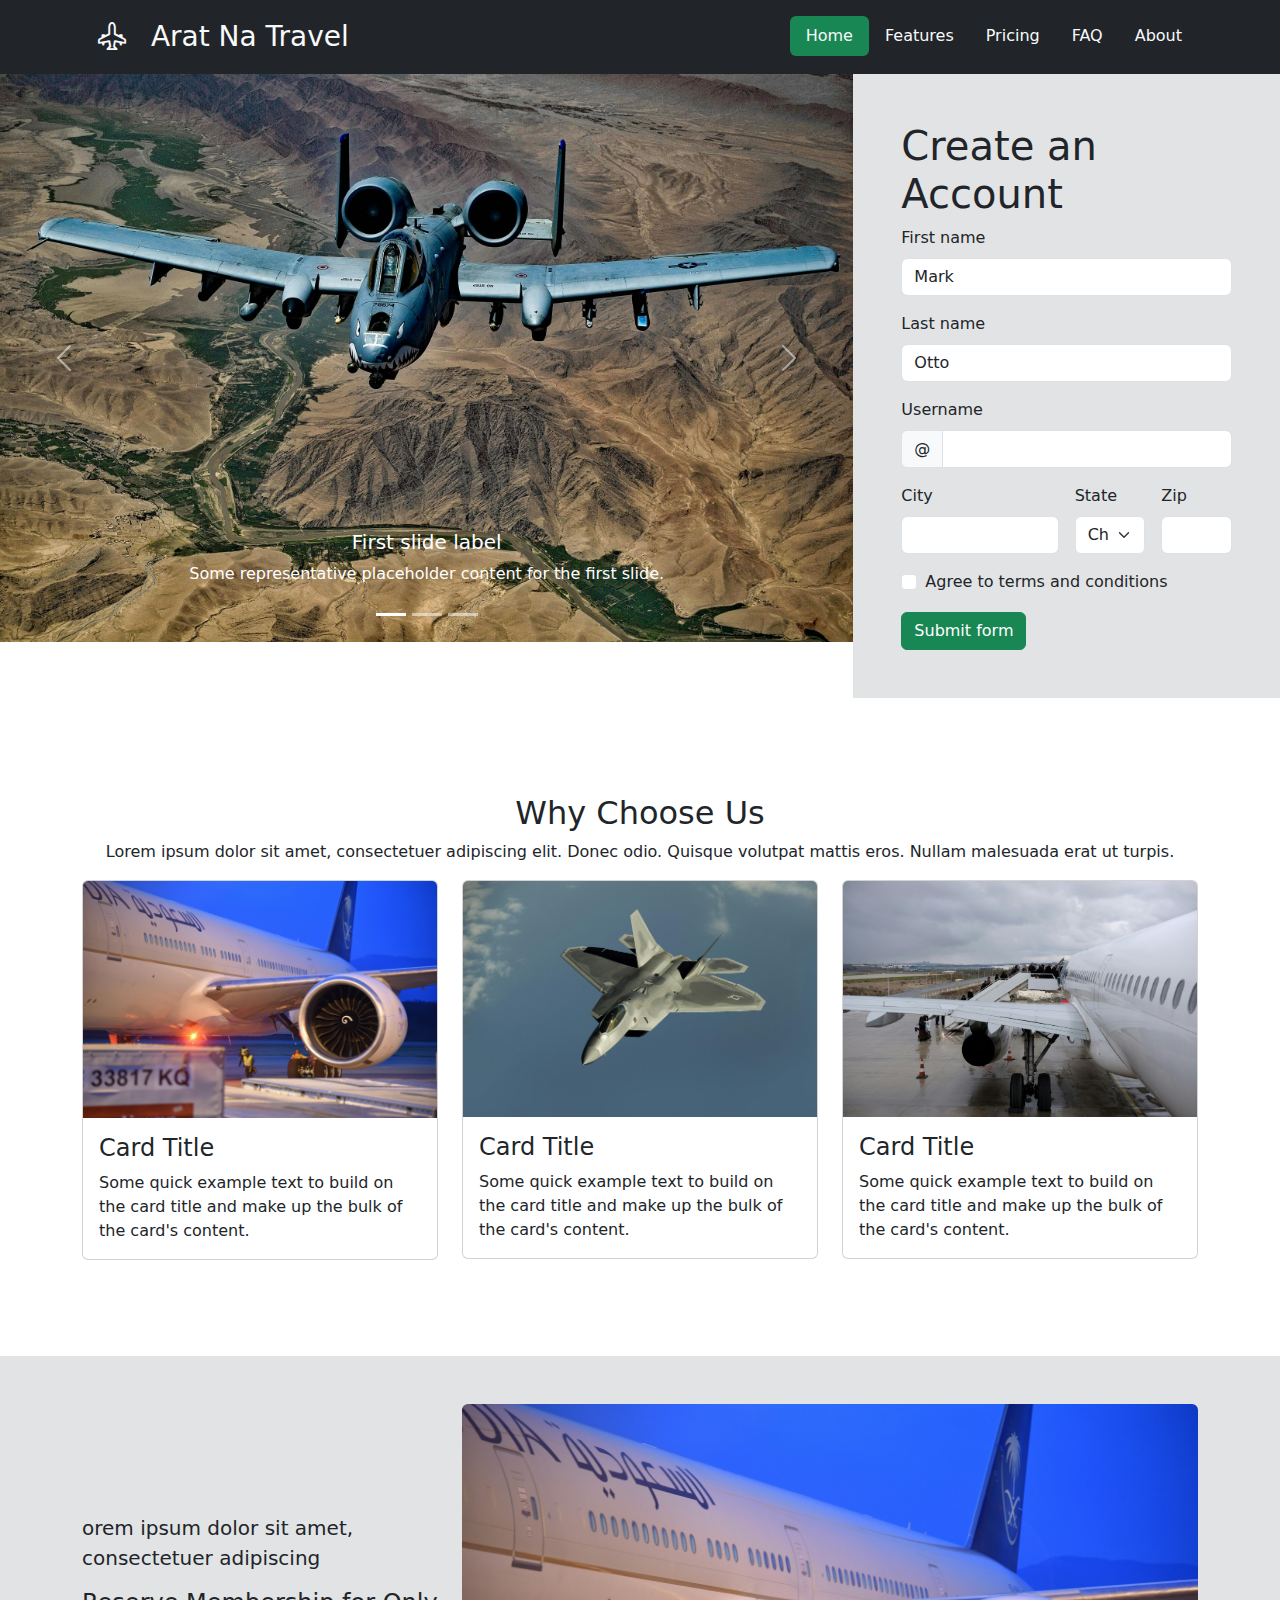
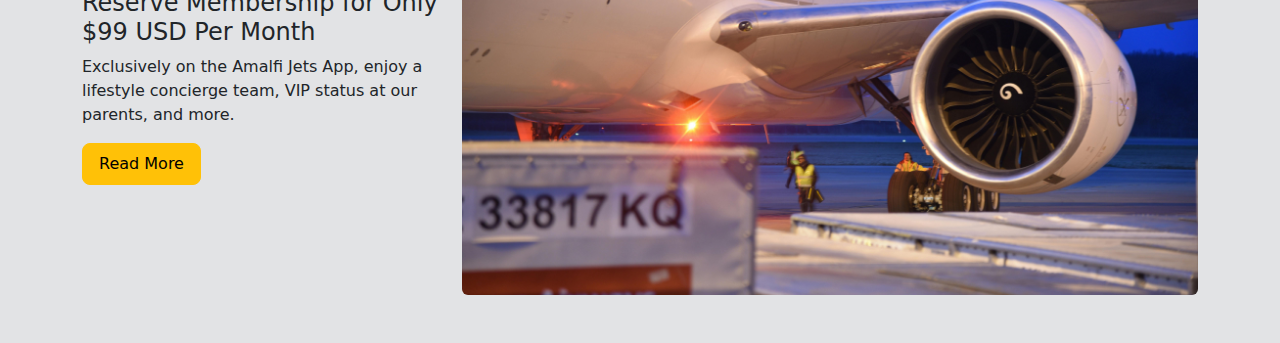
<file: awedes-prelim-lab/index.html>
<!doctype html>
<html lang="en">
  <head>
    <meta charset="utf-8">
    <meta name="viewport" content="width=device-width, initial-scale=1">
    <title>Arat Na Travel</title>
    <link href="https://cdn.jsdelivr.net/npm/bootstrap@5.3.3/dist/css/bootstrap.min.css" rel="stylesheet">
    <link rel="stylesheet" href="https://cdn.jsdelivr.net/npm/bootstrap-icons@1.11.3/font/bootstrap-icons.min.css">
  </head>
  <body>
    <section class="bg-dark p-3">
        <div class="container d-flex justify-content-between">
        <a href="#" class="link-light text-decoration-none fs-3">
            <i class="bi bi-airplane-engines p-3"></i> Arat Na Travel
        </a>

        <ul class="nav nav-pills">
            <li class="nav-item">
              <a class="nav-link link-light active text-bg-success" aria-current="page" href="#">Home</a>
            </li>
            <li class="nav-item">
              <a class="nav-link link-light" href="#">Features</a>
            </li>
            <li class="nav-item">
              <a class="nav-link link-light" href="#">Pricing</a>
            </li>
            <li class="nav-item">
                <a class="nav-link link-light" href="#">FAQ</a>
            </li>
            <li class="nav-item">
                <a class="nav-link link-light" href="#">About</a>
            </li>
        
          </ul>
        </div>
    </section>

    <section class="hero">
        <div class="container-fluid p-0">
            <div class="row g-0">
                <div class="col-8">
                    <div id="carouselExampleCaptions" class="carousel slide">
                        <div class="carousel-indicators">
                          <button type="button" data-bs-target="#carouselExampleCaptions" data-bs-slide-to="0" class="active" aria-current="true" aria-label="Slide 1"></button>
                          <button type="button" data-bs-target="#carouselExampleCaptions" data-bs-slide-to="1" aria-label="Slide 2"></button>
                          <button type="button" data-bs-target="#carouselExampleCaptions" data-bs-slide-to="2" aria-label="Slide 3"></button>
                        </div>
                        <div class="carousel-inner">
                          <div class="carousel-item active">
                            <img src="images/img1.jpg" class="d-block w-100" alt="...">
                            <div class="carousel-caption d-none d-md-block">
                              <h5>First slide label</h5>
                              <p>Some representative placeholder content for the first slide.</p>
                            </div>
                          </div>
                          <div class="carousel-item">
                            <img src="images/img2.jpg" class="d-block w-100" alt="...">
                            <div class="carousel-caption d-none d-md-block">
                              <h5>Second slide label</h5>
                              <p>Some representative placeholder content for the second slide.</p>
                            </div>
                          </div>
                          <div class="carousel-item">
                            <img src="images/img3.jpg" class="d-block w-100" alt="...">
                            <div class="carousel-caption d-none d-md-block">
                              <h5>Third slide label</h5>
                              <p>Some representative placeholder content for the third slide.</p>
                            </div>
                          </div>
                        </div>
                        <button class="carousel-control-prev" type="button" data-bs-target="#carouselExampleCaptions" data-bs-slide="prev">
                          <span class="carousel-control-prev-icon" aria-hidden="true"></span>
                          <span class="visually-hidden">Previous</span>
                        </button>
                        <button class="carousel-control-next" type="button" data-bs-target="#carouselExampleCaptions" data-bs-slide="next">
                          <span class="carousel-control-next-icon" aria-hidden="true"></span>
                          <span class="visually-hidden">Next</span>
                        </button>
                      </div>
                </div>
                <div class="col-4 p-5 bg-secondary-subtle">
                    <h1>Create an Account</h1>
                    <form class="row g-3 needs-validation" novalidate>
                        <div class="col-12">
                          <label for="validationCustom01" class="form-label">First name</label>
                          <input type="text" class="form-control" id="validationCustom01" value="Mark" required>
                          <div class="valid-feedback">
                            Looks good!
                          </div>
                        </div>
                        <div class="col-12  ">
                          <label for="validationCustom02" class="form-label">Last name</label>
                          <input type="text" class="form-control" id="validationCustom02" value="Otto" required>
                          <div class="valid-feedback">
                            Looks good!
                          </div>
                        </div>
                        <div class="col-12">
                          <label for="validationCustomUsername" class="form-label">Username</label>
                          <div class="input-group has-validation">
                            <span class="input-group-text" id="inputGroupPrepend">@</span>
                            <input type="text" class="form-control" id="validationCustomUsername" aria-describedby="inputGroupPrepend" required>
                            <div class="invalid-feedback">
                              Please choose a username.
                            </div>
                          </div>
                        </div>
                        <div class="col-md-6">
                          <label for="validationCustom03" class="form-label">City</label>
                          <input type="text" class="form-control" id="validationCustom03" required>
                          <div class="invalid-feedback">
                            Please provide a valid city.
                          </div>
                        </div>
                        <div class="col-md-3">
                          <label for="validationCustom04" class="form-label">State</label>
                          <select class="form-select" id="validationCustom04" required>
                            <option selected disabled value="">Choose...</option>
                            <option>...</option>
                          </select>
                          <div class="invalid-feedback">
                            Please select a valid state.
                          </div>
                        </div>
                        <div class="col-md-3">
                          <label for="validationCustom05" class="form-label">Zip</label>
                          <input type="text" class="form-control" id="validationCustom05" required>
                          <div class="invalid-feedback">
                            Please provide a valid zip.
                          </div>
                        </div>
                        <div class="col-12">
                          <div class="form-check">
                            <input class="form-check-input" type="checkbox" value="" id="invalidCheck" required>
                            <label class="form-check-label" for="invalidCheck">
                              Agree to terms and conditions
                            </label>
                            <div class="invalid-feedback">
                              You must agree before submitting.
                            </div>
                          </div>
                        </div>
                        <div class="col-12">
                          <button class="btn btn-success" type="submit">Submit form</button>
                        </div>
                      </form>
                </div>
            </div>
        </div>
    </section>
    
    <div class="py-5 my-5">
        <div class="container">
            <h2 class="text-center">Why Choose Us</h2>
            <p class="text-center">Lorem ipsum dolor sit amet, consectetuer adipiscing elit. Donec odio. Quisque volutpat mattis eros. Nullam malesuada erat ut turpis. </p>
            <div class="row">
                <div class="col-4">
                    <div class="card">
                        <img src="images/img4.jpg" class="card-img-top" alt="...">
                        <div class="card-body">
                            <h4>Card Title</h4>
                          <p class="card-text">Some quick example text to build on the card title and make up the bulk of the card's content.</p>
                        </div>
                    </div>
                </div>
                <div class="col-4">
                    <div class="card">
                        <img src="images/img3.jpg" class="card-img-top" alt="...">
                        <div class="card-body">
                            <h4>Card Title</h4>
                          <p class="card-text">Some quick example text to build on the card title and make up the bulk of the card's content.</p>
                        </div>
                    </div>
                </div>
                <div class="col-4">
                    <div class="card">
                        <img src="images/img2.jpg" class="card-img-top" alt="...">
                        <div class="card-body">
                            <h4>Card Title</h4>
                          <p class="card-text">Some quick example text to build on the card title and make up the bulk of the card's content.</p>
                        </div>
                    </div>
                </div>
            </div>
        </div>
    </div>

    <section class="about-us py-5 bg-secondary-subtle">
        <div class="container">
            <div class="row align-items-center">
                <div class="col-4">
                    <p class="fs-5">
                        orem ipsum dolor sit amet, consectetuer adipiscing
                    </p>
                    <h4>
                        Reserve Membership for Only $99 USD Per Month
                    </h4>
                    <p>
                        Exclusively on the Amalfi Jets App, enjoy a lifestyle concierge team, VIP status at our parents, and more.
                     </p>
                    <button type="button" class="btn btn-warning btn-lg fs-6">
                        Read More
                    </button>
                </div>
                <div class="col-8">
                    <img src="images/img4.jpg" class="img-fluid rounded" alt="...">
                </div>
            </div>
        </div>
    </section>

    </footer>
    <script src="https://cdn.jsdelivr.net/npm/bootstrap@5.3.3/dist/js/bootstrap.bundle.min.js"></script>
  </body>
</html>
</file>
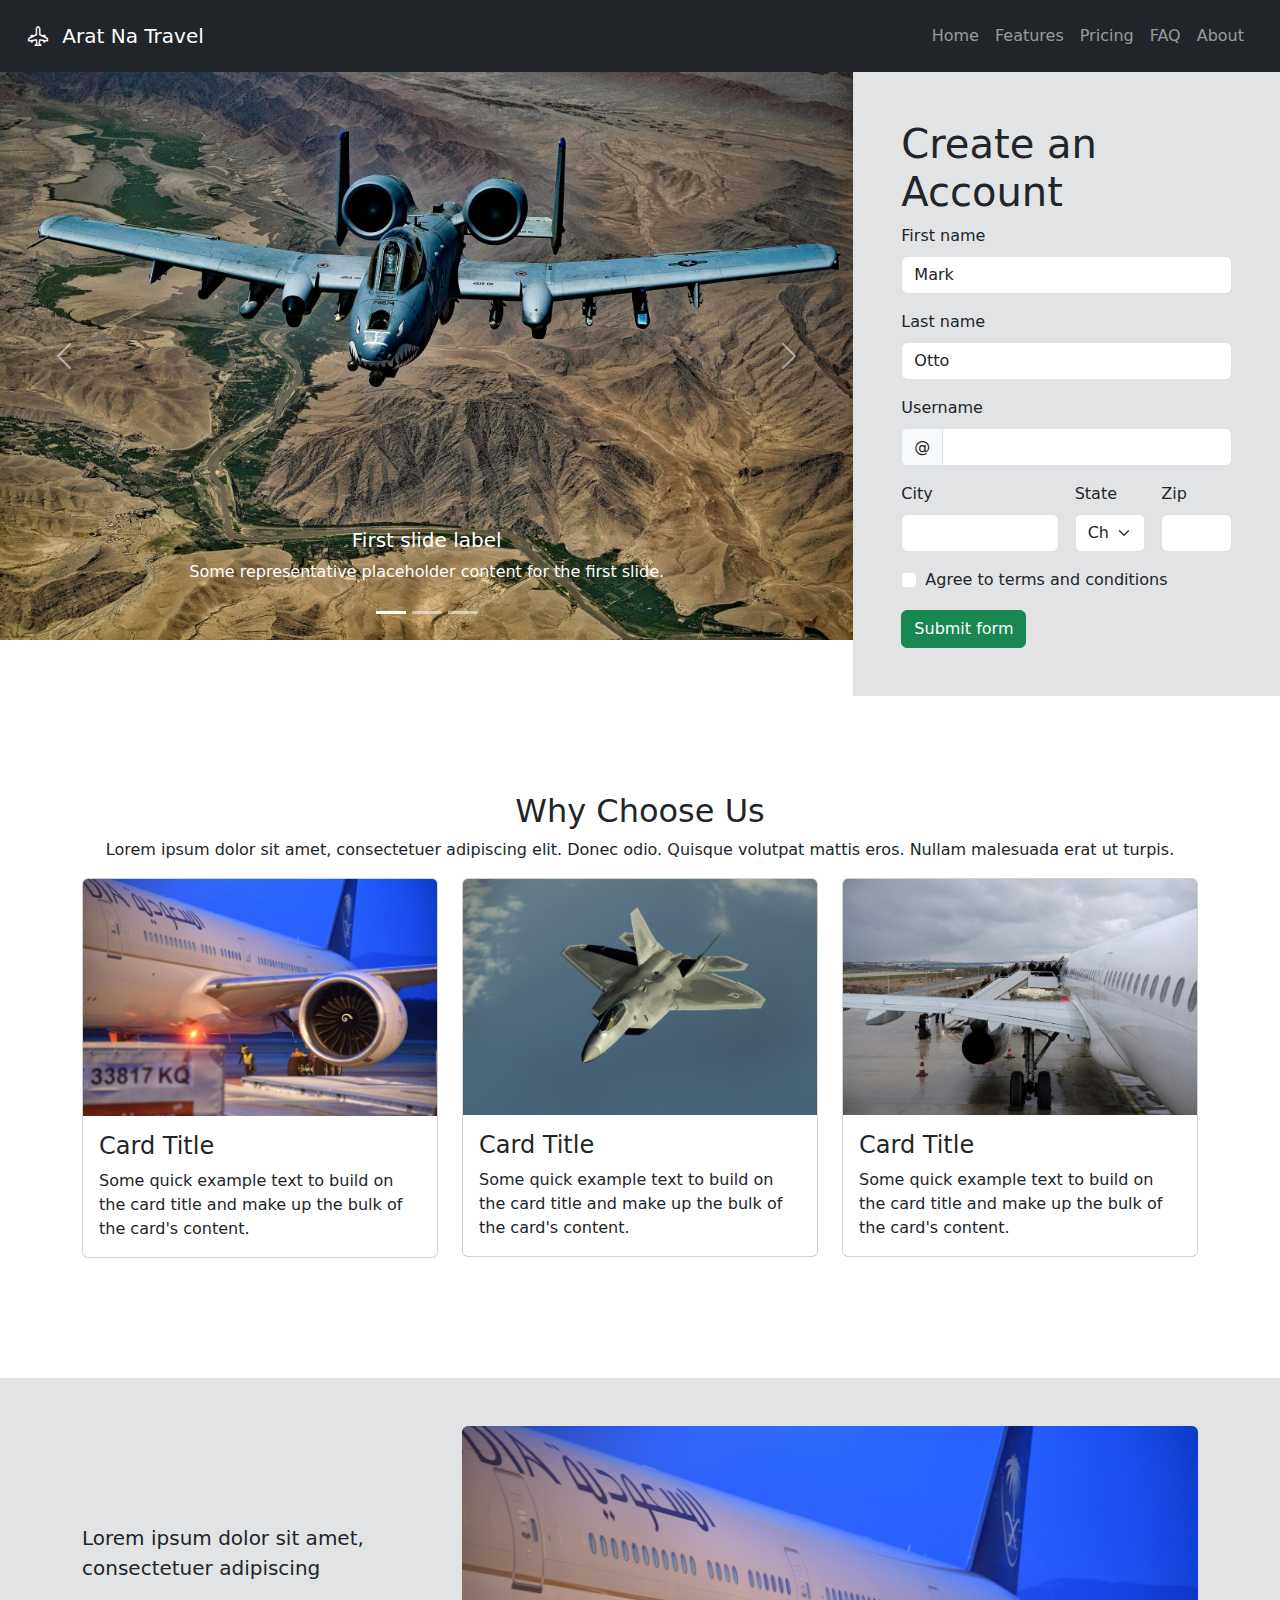
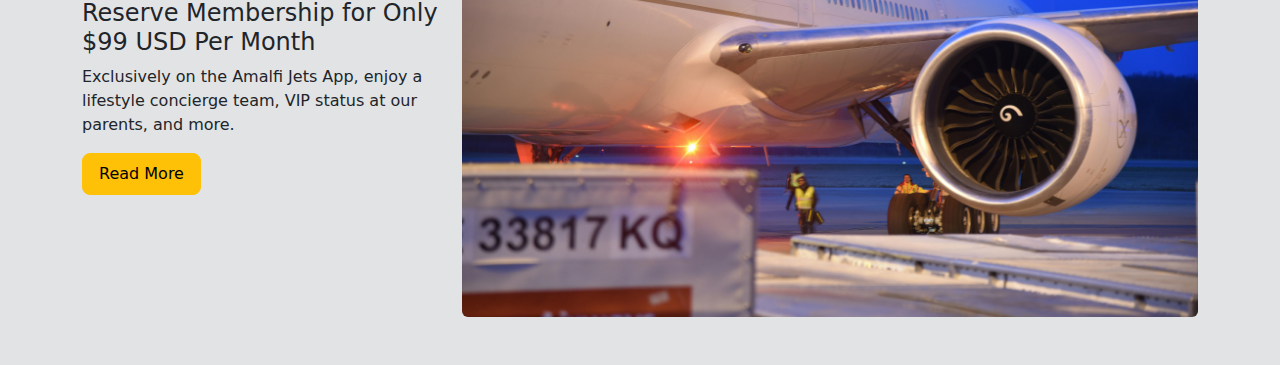
<file: week6/index.html>
<!doctype html>
<html lang="en">
  <head>
    <meta charset="utf-8">
    <meta name="viewport" content="width=device-width, initial-scale=1">
    <title>Arat Na Travel</title>
    <link href="https://cdn.jsdelivr.net/npm/bootstrap@5.3.3/dist/css/bootstrap.min.css" rel="stylesheet">
    <link rel="stylesheet" href="https://cdn.jsdelivr.net/npm/bootstrap-icons@1.11.3/font/bootstrap-icons.min.css">
  </head>
  <body>
    <nav class="navbar navbar-expand-lg navbar-dark bg-dark p-3">
      <div class="container-fluid">
        <a class="navbar-brand" href="#"><i class="bi bi-airplane-engines me-2"></i> Arat Na Travel</a>
        <button class="navbar-toggler" type="button" data-bs-toggle="collapse" data-bs-target="#navbarNav">
          <span class="navbar-toggler-icon"></span>
        </button>
        <div class="collapse navbar-collapse justify-content-end" id="navbarNav">
          <ul class="navbar-nav">
            <li class="nav-item">
              <a class="nav-link" href="#">Home</a>
            </li>
            <li class="nav-item">
              <a class="nav-link" href="#">Features</a>
            </li>
            <li class="nav-item">
              <a class="nav-link" href="#">Pricing</a>
            </li>
            <li class="nav-item">
              <a class="nav-link" href="#">FAQ</a>
            </li>
            <li class="nav-item">
              <a class="nav-link" href="#">About</a>
            </li>
          </ul>
        </div>
      </div>
    </nav>

    <section class="hero">
      <div class="container-fluid p-0">
        <div class="row g-0">
          <div class="col-12 col-lg-8">
            <div id="carouselExampleCaptions" class="carousel slide">
              <div class="carousel-indicators">
                <button type="button" data-bs-target="#carouselExampleCaptions" data-bs-slide-to="0" class="active" aria-current="true" aria-label="Slide 1"></button>
                <button type="button" data-bs-target="#carouselExampleCaptions" data-bs-slide-to="1" aria-label="Slide 2"></button>
                <button type="button" data-bs-target="#carouselExampleCaptions" data-bs-slide-to="2" aria-label="Slide 3"></button>
              </div>
              <div class="carousel-inner">
                <div class="carousel-item active">
                  <img src="images/img1.jpg" class="d-block w-100" alt="...">
                  <div class="carousel-caption d-none d-md-block">
                    <h5>First slide label</h5>
                    <p>Some representative placeholder content for the first slide.</p>
                  </div>
                </div>
                <div class="carousel-item">
                  <img src="images/img2.jpg" class="d-block w-100" alt="...">
                  <div class="carousel-caption d-none d-md-block">
                    <h5>Second slide label</h5>
                    <p>Some representative placeholder content for the second slide.</p>
                  </div>
                </div>
                <div class="carousel-item">
                  <img src="images/img3.jpg" class="d-block w-100" alt="...">
                  <div class="carousel-caption d-none d-md-block">
                    <h5>Third slide label</h5>
                    <p>Some representative placeholder content for the third slide.</p>
                  </div>
                </div>
              </div>
              <button class="carousel-control-prev" type="button" data-bs-target="#carouselExampleCaptions" data-bs-slide="prev">
                <span class="carousel-control-prev-icon" aria-hidden="true"></span>
                <span class="visually-hidden">Previous</span>
              </button>
              <button class="carousel-control-next" type="button" data-bs-target="#carouselExampleCaptions" data-bs-slide="next">
                <span class="carousel-control-next-icon" aria-hidden="true"></span>
                <span class="visually-hidden">Next</span>
              </button>
            </div>
          </div>
          <div class="col-12 col-lg-4 p-5 bg-secondary-subtle">
            <h1>Create an Account</h1>
            <form class="row g-3 needs-validation" novalidate>
              <div class="col-12">
                <label for="validationCustom01" class="form-label">First name</label>
                <input type="text" class="form-control" id="validationCustom01" value="Mark" required>
                <div class="valid-feedback">Looks good!</div>
              </div>
              <div class="col-12">
                <label for="validationCustom02" class="form-label">Last name</label>
                <input type="text" class="form-control" id="validationCustom02" value="Otto" required>
                <div class="valid-feedback">Looks good!</div>
              </div>
              <div class="col-12">
                <label for="validationCustomUsername" class="form-label">Username</label>
                <div class="input-group has-validation">
                  <span class="input-group-text" id="inputGroupPrepend">@</span>
                  <input type="text" class="form-control" id="validationCustomUsername" aria-describedby="inputGroupPrepend" required>
                  <div class="invalid-feedback">Please choose a username.</div>
                </div>
              </div>
              <div class="col-md-6">
                <label for="validationCustom03" class="form-label">City</label>
                <input type="text" class="form-control" id="validationCustom03" required>
                <div class="invalid-feedback">Please provide a valid city.</div>
              </div>
              <div class="col-md-3">
                <label for="validationCustom04" class="form-label">State</label>
                <select class="form-select" id="validationCustom04" required>
                  <option selected disabled value="">Choose...</option>
                  <option>...</option>
                </select>
                <div class="invalid-feedback">Please select a valid state.</div>
              </div>
              <div class="col-md-3">
                <label for="validationCustom05" class="form-label">Zip</label>
                <input type="text" class="form-control" id="validationCustom05" required>
                <div class="invalid-feedback">Please provide a valid zip.</div>
              </div>
              <div class="col-12">
                <div class="form-check">
                  <input class="form-check-input" type="checkbox" value="" id="invalidCheck" required>
                  <label class="form-check-label" for="invalidCheck">Agree to terms and conditions</label>
                  <div class="invalid-feedback">You must agree before submitting.</div>
                </div>
              </div>
              <div class="col-12">
                <button class="btn btn-success" type="submit">Submit form</button>
              </div>
            </form>
          </div>
        </div>
      </div>
    </section>

    <div class="py-5 my-5">
      <div class="container">
        <h2 class="text-center">Why Choose Us</h2>
        <p class="text-center">Lorem ipsum dolor sit amet, consectetuer adipiscing elit. Donec odio. Quisque volutpat mattis eros. Nullam malesuada erat ut turpis.</p>
        <div class="row">
          <div class="col-12 col-md-4 mb-4">
            <div class="card">
              <img src="images/img4.jpg" class="card-img-top" alt="...">
              <div class="card-body">
                <h4>Card Title</h4>
                <p class="card-text">Some quick example text to build on the card title and make up the bulk of the card's content.</p>
              </div>
            </div>
          </div>
          <div class="col-12 col-md-4 mb-4">
            <div class="card">
              <img src="images/img3.jpg" class="card-img-top" alt="...">
              <div class="card-body">
                <h4>Card Title</h4>
                <p class="card-text">Some quick example text to build on the card title and make up the bulk of the card's content.</p>
              </div>
            </div>
          </div>
          <div class="col-12 col-md-4 mb-4">
            <div class="card">
              <img src="images/img2.jpg" class="card-img-top" alt="...">
              <div class="card-body">
                <h4>Card Title</h4>
                <p class="card-text">Some quick example text to build on the card title and make up the bulk of the card's content.</p>
              </div>
            </div>
          </div>
        </div>
      </div>
    </div>

    <section class="about-us py-5 bg-secondary-subtle">
      <div class="container">
        <div class="row align-items-center">
          <div class="col-12 col-lg-4 mb-4 text-center text-lg-start">
            <p class="fs-5">Lorem ipsum dolor sit amet, consectetuer adipiscing</p>
            <h4>Reserve Membership for Only $99 USD Per Month</h4>
            <p>Exclusively on the Amalfi Jets App, enjoy a lifestyle concierge team, VIP status at our parents, and more.</p>
            <button type="button" class="btn btn-warning btn-lg fs-6">Read More</button>
          </div>
          <div class="col-12 col-lg-8">
            <img src="images/img4.jpg" class="img-fluid rounded" alt="...">
          </div>
        </div>
      </div>
    </section>

    <script src="https://cdn.jsdelivr.net/npm/bootstrap@5.3.3/dist/js/bootstrap.bundle.min.js"></script>
  </body>
</html>
</file>
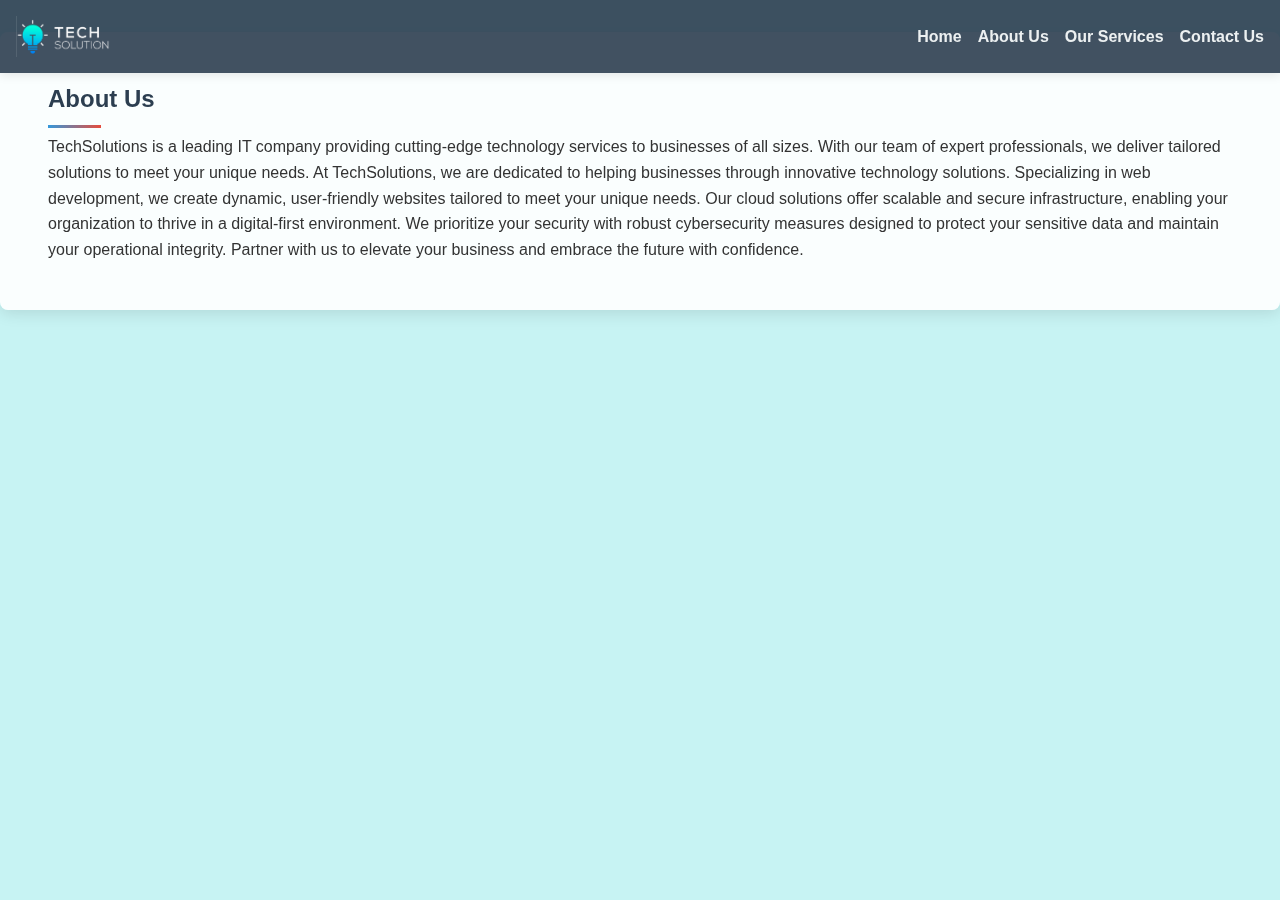
<file: Pages/about.html>
<!DOCTYPE html>
<html lang="en">
<head>
    <meta charset="UTF-8">
    <meta name="viewport" content="width=device-width, initial-scale=1.0">
    <title>About Us - TechSolutions</title>
    <link rel="stylesheet" href="../style.css">
</head>
<body>
    <header>
        <img src="../pictures/Logo.png" alt="TechSolutions Logo" class="logo">
        <nav>
            <ul>
                <li><a href="../index.html">Home</a></li>
                <li><a href="about.html">About Us</a></li>
                <li><a href="services.html">Our Services</a></li>
                <li><a href="contact.html">Contact Us</a></li>
            </ul>
        </nav>
    </header>

    <main>
        <section id="about">
            <h2>About Us</h2>
            <p>TechSolutions is a leading IT company providing cutting-edge technology 
                services to businesses of all sizes. With our team of expert professionals, 
                we deliver tailored solutions to meet your unique needs. 
                
                At TechSolutions, we are dedicated to helping businesses through innovative technology solutions.
                 Specializing in web development, we create dynamic, user-friendly websites tailored 
                 to meet your unique needs. Our cloud solutions offer scalable and secure 
                 infrastructure, enabling your organization to thrive in a digital-first 
                 environment. We prioritize your security with robust cybersecurity 
                 measures designed to protect your sensitive data and maintain your operational 
                 integrity. Partner with us to elevate your business and embrace the 
                 future with confidence.
            </p>
        </section>
    </main>

</body>
</html>
</file>
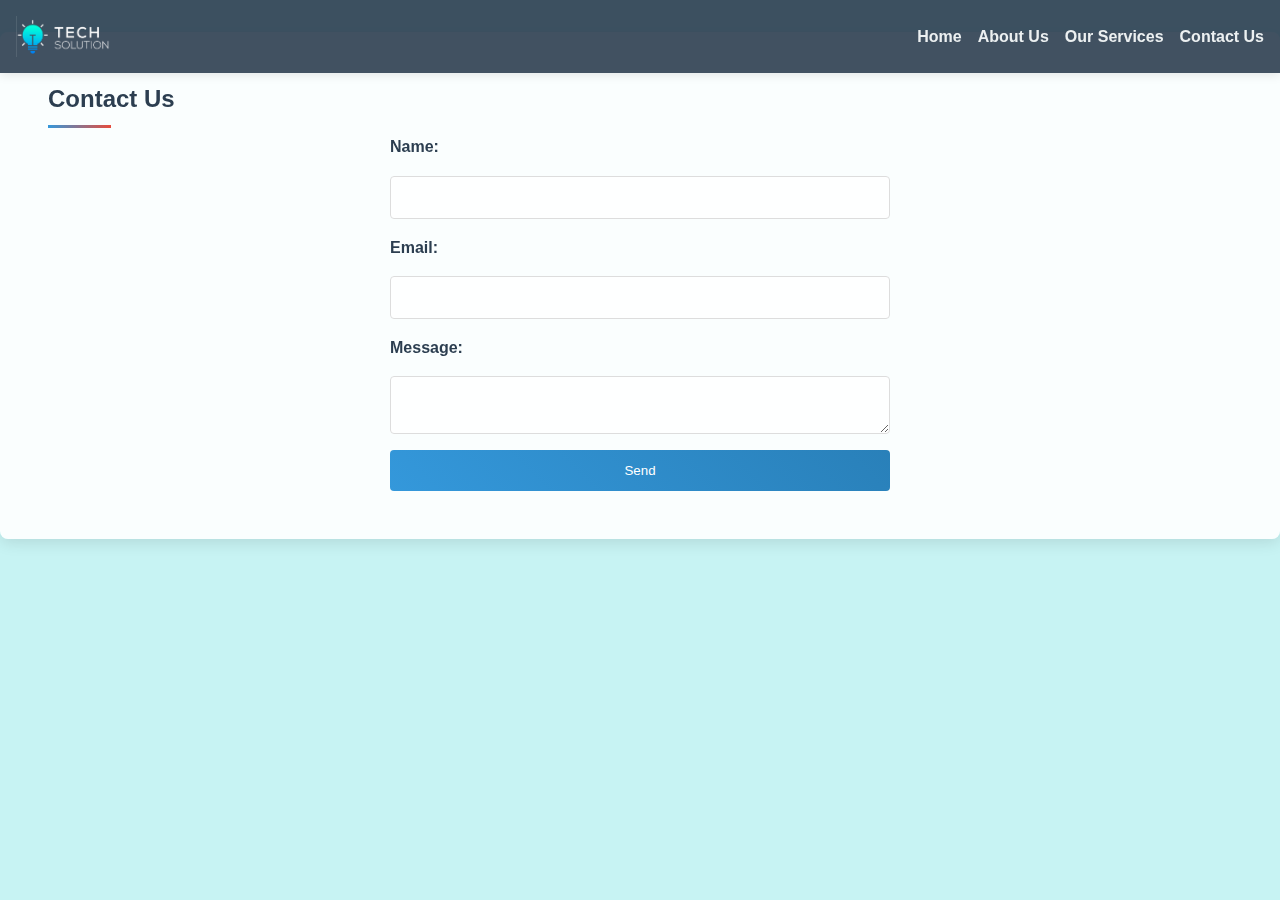
<file: Pages/contact.html>
<!DOCTYPE html>
<html lang="en">
<head>
    <meta charset="UTF-8">
    <meta name="viewport" content="width=device-width, initial-scale=1.0">
    <title>Contact Us - TechSolutions</title>
    <link rel="stylesheet" href="../style.css">
</head>
<body>
    <header>
        <img src="../pictures/Logo.png" alt="TechSolutions Logo" class="logo">
        <nav>
            <ul>
                <li><a href="../index.html">Home</a></li>
                <li><a href="about.html">About Us</a></li>
                <li><a href="services.html">Our Services</a></li>
                <li><a href="contact.html">Contact Us</a></li>
            </ul>
        </nav>
    </header>

    <main>
        <section id="contact">
            <h2>Contact Us</h2>
            <form>
                <label for="name">Name:</label>
                <input type="text" id="name" name="name" required>

                <label for="email">Email:</label>
                <input type="email" id="email" name="email" required>

                <label for="message">Message:</label>
                <textarea id="message" name="message" required></textarea>

                <button type="submit">Send</button>
            </form>
        </section>
    </main>

</body>
</html>
</file>
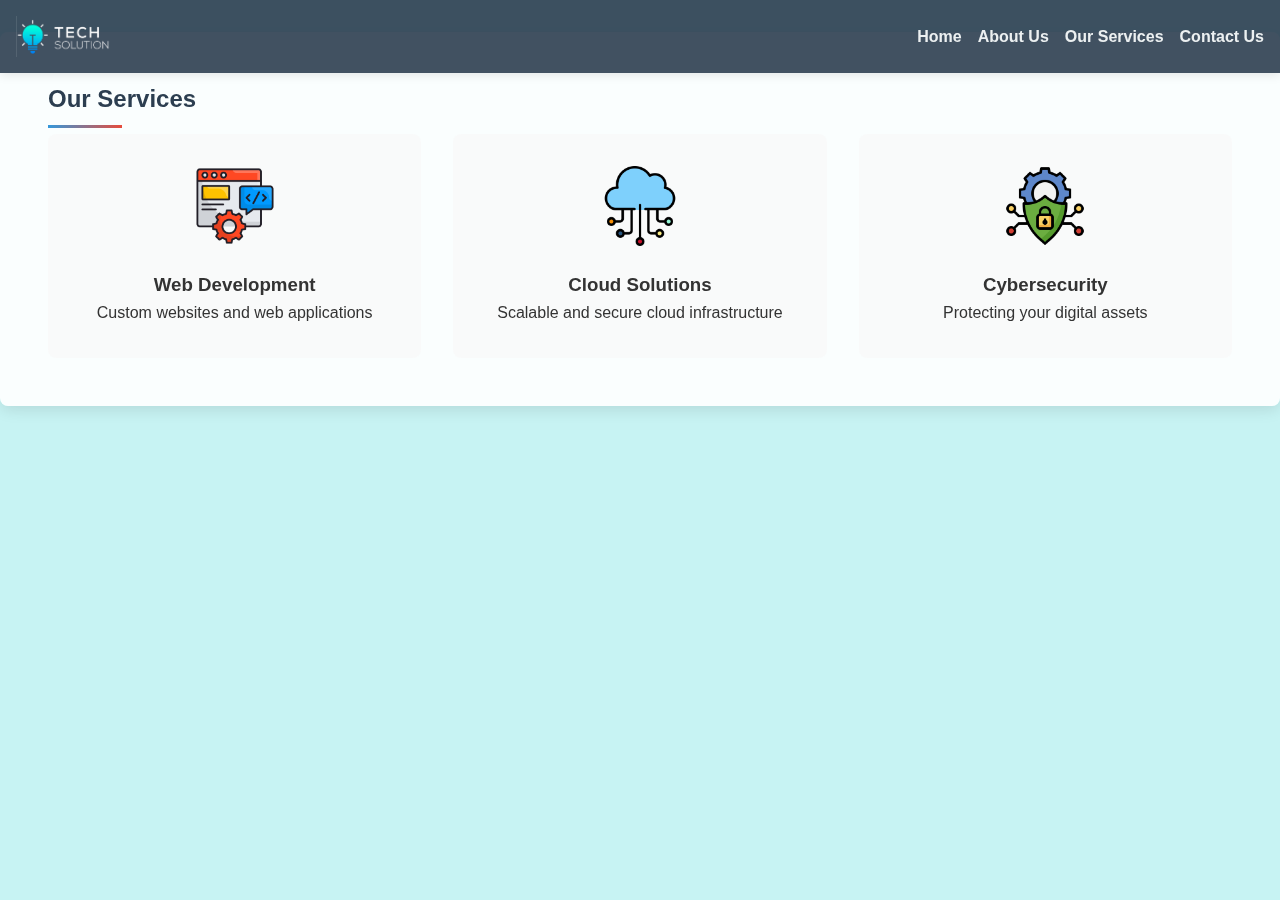
<file: Pages/services.html>
<!DOCTYPE html>
<html lang="en">
<head>
    <meta charset="UTF-8">
    <meta name="viewport" content="width=device-width, initial-scale=1.0">
    <title>Our Services - TechSolutions</title>
    <link rel="stylesheet" href="../style.css">
</head>
<body>
    <header>
        <img src="../pictures/Logo.png" alt="TechSolutions Logo" class="logo">
        <nav>
            <ul>
                <li><a href="../index.html">Home</a></li>
                <li><a href="about.html">About Us</a></li>
                <li><a href="services.html">Our Services</a></li>
                <li><a href="contact.html">Contact Us</a></li>
            </ul>
        </nav>
    </header>

    <main>
        <section id="services">
            <h2>Our Services</h2>
            <ul>
                <li>
                    <img src="../pictures/WebDev.png" alt="Web Development Icon">
                    <h3>Web Development</h3>
                    <p>Custom websites and web applications</p>
                </li>
                <li>
                    <img src="../pictures/CloudComp.png" alt="Cloud Solutions Icon">
                    <h3>Cloud Solutions</h3>
                    <p>Scalable and secure cloud infrastructure</p>
                </li>
                <li>
                    <img src="../pictures/CyberSec.png" alt="Cybersecurity Icon">
                    <h3>Cybersecurity</h3>
                    <p>Protecting your digital assets</p>
                </li>
            </ul>
        </section>
    </main>

</body>
</html>
</file>
<file: style.css>
* {
    margin: 0;
    padding: 0;
    box-sizing: border-box;
    scroll-behavior: smooth;
}

body {
    font-family: 'Segoe UI', Tahoma, Geneva, Verdana, sans-serif;
    line-height: 1.6;
    color: #333;
    background-color: #f0f0f0;
    background-color: paleturquoise;
    position: relative;
}

body::before {
    content: '';
    position: fixed;
    top: 0;
    left: 0;
    width: 100%;
    height: 100%;
    z-index: -1;
    opacity: 0.3;
    background-color: white;
}

header {
    background-color: rgba(44, 62, 80, 0.9);
    padding: 1rem;
    display: flex;
    justify-content: space-between;
    align-items: center;
    box-shadow: 0 2px 10px rgba(0, 0, 0, 0.1);
    position: fixed;
    top: 0;
    left: 0;
    right: 0;
    z-index: 1000;
}

.logo {
    width: 100px;
    transition: transform 0.3s ease;
}

.logo:hover {
    transform: scale(1.1);
}

nav ul {
    display: flex;
    list-style: none;
}

nav ul li {
    margin-left: 1rem;
}

nav ul li a {
    text-decoration: none;
    color: #ecf0f1;
    font-weight: bold;
    transition: color 0.3s ease;
    position: relative;
}

nav ul li a:hover {
    color: #3498db;
}

nav ul li a::after {
    content: '';
    position: absolute;
    width: 100%;
    height: 2px;
    bottom: -5px;
    left: 0;
    background-color: #3498db;
    transform: scaleX(0);
    transition: transform 0.3s ease;
}

nav ul li a:hover::after {
    transform: scaleX(1);
}

.hero {
    background-image: linear-gradient(rgba(0, 0, 0, 0.5), rgba(0, 0, 0, 0.5)), url('hero-bg.jpg');
    background-size: cover;
    background-position: center;
    height: 400px;
    display: flex;
    flex-direction: column;
    justify-content: center;
    align-items: center;
    text-align: center;
    color: #fff;
    position: relative;
    overflow: hidden;
}

.hero::before {
    content: '';
    position: absolute;
    top: 0;
    left: 0;
    right: 0;
    bottom: 0;
    background: linear-gradient(45deg, rgba(52, 152, 219, 0.5), rgba(231, 76, 60, 0.5));
    z-index: 1;
}

.hero h1 {
    font-size: 3rem;
    margin-bottom: 1rem;
    position: relative;
    z-index: 2;
    text-shadow: 2px 2px 4px rgba(0,0,0,0.5);
}

section {
    padding: 3rem;
    background-color: rgba(255, 255, 255, 0.9);
    margin: 2rem 0;
    border-radius: 8px;
    box-shadow: 0 4px 15px rgba(0,0,0,0.1);
    transition: transform 0.3s ease, box-shadow 0.3s ease;
}

section:hover {
    transform: translateY(-5px);
    box-shadow: 0 6px 20px rgba(0,0,0,0.15);
}

h2 {
    margin-bottom: 1rem;
    color: #2c3e50;
    position: relative;
    display: inline-block;
}

h2::after {
    content: '';
    position: absolute;
    width: 50%;
    height: 3px;
    bottom: -10px;
    left: 0;
    background: linear-gradient(to right, #3498db, #e74c3c);
    transition: width 0.3s ease;
}

section:hover h2::after {
    width: 100%;
}

#services ul {
    display: grid;
    grid-template-columns: repeat(auto-fit, minmax(250px, 1fr));
    gap: 2rem;
    list-style: none;
}

#services li {
    text-align: center;
    padding: 2rem;
    background-color: rgba(249, 249, 249, 0.8);
    border-radius: 8px;
    transition: all 0.3s ease;
}

#services li:hover {
    transform: translateY(-10px);
    box-shadow: 0 10px 20px rgba(0,0,0,0.1);
    background-color: rgba(255, 255, 255, 0.95);
}

#services img {
    width: 80px;
    margin-bottom: 1rem;
    transition: transform 0.3s ease;
}

#services li:hover img {
    transform: scale(1.1) rotate(5deg);
}

/* Contact form styles */
form {
    display: grid;
    gap: 1rem;
    max-width: 500px;
    margin: 0 auto;
}

label {
    font-weight: bold;
    color: #2c3e50;
}

input,
textarea {
    width: 100%;
    padding: 0.8rem;
    border: 1px solid #ddd;
    border-radius: 4px;
    transition: border-color 0.3s ease, box-shadow 0.3s ease;
    background-color: rgba(255, 255, 255, 0.8);
}

input:focus,
textarea:focus {
    border-color: #3498db;
    box-shadow: 0 0 0 2px rgba(52, 152, 219, 0.2);
    outline: none;
    background-color: #fff;
}

button {
    background: linear-gradient(45deg, #3498db, #2980b9);
    color: #fff;
    padding: 0.8rem 1.5rem;
    border: none;
    border-radius: 4px;
    cursor: pointer;
    transition: background-color 0.3s ease, transform 0.3s ease, box-shadow 0.3s ease;
}

button:hover {
    background: linear-gradient(45deg, #2980b9, #3498db);
    transform: translateY(-2px);
    box-shadow: 0 4px 10px rgba(52, 152, 219, 0.3);
}

footer {
    background-color: rgba(44, 62, 80, 0.9);
    color: #ecf0f1;
    text-align: center;
    padding: 1.5rem;
}

@media (max-width: 768px) {
    header {
        flex-direction: column;
    }

    nav ul {
        margin-top: 1rem;
    }

    .hero {
        height: 300px;
    }

    .hero h1 {
        font-size: 2rem;
    }
}
</file>
